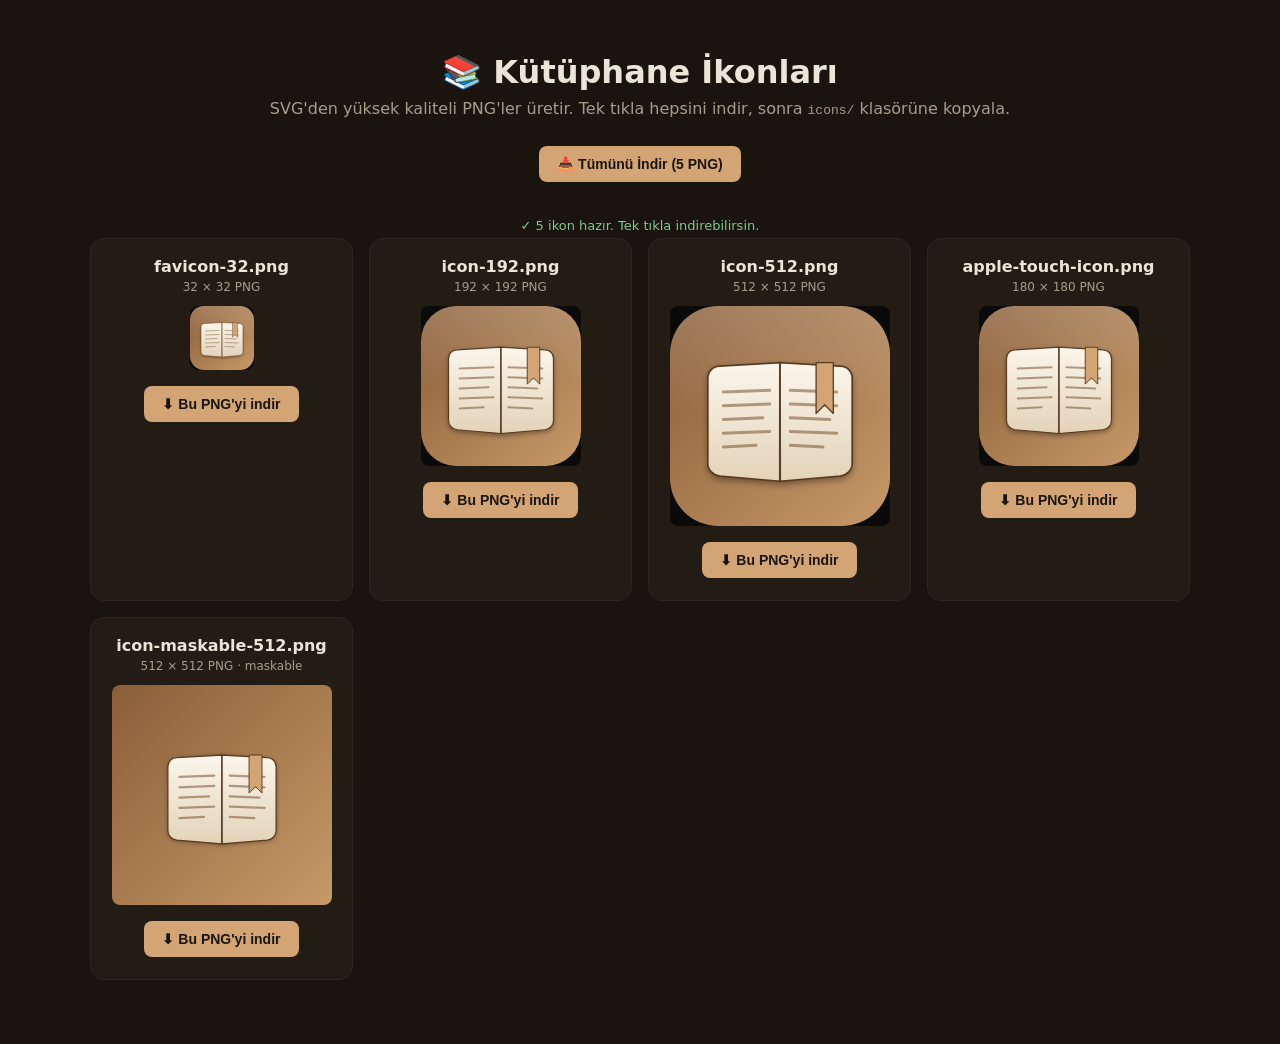
<file: tools/icon-generator.html>
<!DOCTYPE html>
<html lang="tr">
<head>
<meta charset="UTF-8">
<title>İkon Üretici</title>
<style>
  body {
    font-family: system-ui, sans-serif;
    background: #1a140f;
    color: #ece4d6;
    margin: 0;
    padding: 32px;
    text-align: center;
  }
  h1 { font-weight: 600; margin-bottom: 8px; }
  p { color: #a89c8a; margin: 4px 0 24px; }
  .grid {
    display: grid;
    grid-template-columns: repeat(auto-fit, minmax(220px, 1fr));
    gap: 16px;
    max-width: 1100px;
    margin: 0 auto 32px;
  }
  .card {
    background: #221c15;
    border: 1px solid #2e2620;
    border-radius: 14px;
    padding: 18px;
  }
  .card h3 { margin: 0 0 4px; font-size: 16px; }
  .card .meta { color: #a89c8a; font-size: 12px; margin-bottom: 12px; }
  .card canvas {
    background: #0a0a0a;
    border-radius: 8px;
    max-width: 100%;
    height: auto;
    display: block;
    margin: 0 auto 12px;
  }
  button {
    background: #d4a574;
    color: #1a140f;
    border: 0;
    padding: 10px 18px;
    font-size: 14px;
    font-weight: 600;
    border-radius: 8px;
    cursor: pointer;
    transition: transform .15s ease, opacity .15s ease;
    margin: 4px;
  }
  button:hover { transform: translateY(-1px); }
  button:active { transform: scale(0.97); }
  button.secondary {
    background: #2e2620;
    color: #ece4d6;
  }
  .toolbar { margin: 24px 0 32px; }
  .status {
    color: #a89c8a;
    font-size: 13px;
    margin-top: 8px;
    min-height: 20px;
  }
  .ok { color: #7fc88e; }
</style>
</head>
<body>

<h1>📚 Kütüphane İkonları</h1>
<p>SVG'den yüksek kaliteli PNG'ler üretir. Tek tıkla hepsini indir, sonra <code>icons/</code> klasörüne kopyala.</p>

<div class="toolbar">
  <button id="download-all">📥 Tümünü İndir (5 PNG)</button>
</div>
<div class="status" id="status"></div>

<div class="grid" id="grid"></div>

<script>
// SVG içerikleri doğrudan gömülü (file:// CORS sorunu yok)
const SVG_REGULAR = `<svg xmlns="http://www.w3.org/2000/svg" viewBox="0 0 512 512" width="512" height="512">
  <defs>
    <linearGradient id="bg" x1="0" y1="0" x2="1" y2="1">
      <stop offset="0%" stop-color="#8a5e38"/>
      <stop offset="100%" stop-color="#c79968"/>
    </linearGradient>
    <linearGradient id="bg-shine" x1="0" y1="0" x2="0" y2="1">
      <stop offset="0%" stop-color="#ffffff" stop-opacity="0.18"/>
      <stop offset="50%" stop-color="#ffffff" stop-opacity="0"/>
    </linearGradient>
    <linearGradient id="page" x1="0" y1="0" x2="0" y2="1">
      <stop offset="0%" stop-color="#fbf6ec"/>
      <stop offset="100%" stop-color="#e3d3b8"/>
    </linearGradient>
    <linearGradient id="page-shadow" x1="0" y1="0" x2="0" y2="1">
      <stop offset="0%" stop-color="#000000" stop-opacity="0.0"/>
      <stop offset="100%" stop-color="#000000" stop-opacity="0.18"/>
    </linearGradient>
    <filter id="soft-shadow" x="-20%" y="-20%" width="140%" height="140%">
      <feGaussianBlur in="SourceAlpha" stdDeviation="8"/>
      <feOffset dx="0" dy="6" result="offsetblur"/>
      <feComponentTransfer><feFuncA type="linear" slope="0.35"/></feComponentTransfer>
      <feMerge><feMergeNode/><feMergeNode in="SourceGraphic"/></feMerge>
    </filter>
  </defs>
  <rect width="512" height="512" rx="112" ry="112" fill="url(#bg)"/>
  <rect width="512" height="512" rx="112" ry="112" fill="url(#bg-shine)"/>
  <g filter="url(#soft-shadow)">
    <path d="M88 168 C88 152, 100 140, 116 140 L256 132 L256 408 L116 396 C100 394, 88 382, 88 366 Z"
          fill="url(#page)" stroke="#5a3a22" stroke-width="4"/>
    <path d="M424 168 C424 152, 412 140, 396 140 L256 132 L256 408 L396 396 C412 394, 424 382, 424 366 Z"
          fill="url(#page)" stroke="#5a3a22" stroke-width="4"/>
    <path d="M256 132 L256 408" stroke="#5a3a22" stroke-width="3" opacity="0.6"/>
    <rect x="252" y="132" width="8" height="276" fill="url(#page-shadow)" opacity="0.4"/>
  </g>
  <g stroke="#7a5230" stroke-width="7" stroke-linecap="round" opacity="0.55">
    <line x1="124" y1="200" x2="232" y2="196"/>
    <line x1="124" y1="232" x2="232" y2="228"/>
    <line x1="124" y1="264" x2="216" y2="260"/>
    <line x1="124" y1="296" x2="232" y2="292"/>
    <line x1="124" y1="328" x2="200" y2="324"/>
  </g>
  <g stroke="#7a5230" stroke-width="7" stroke-linecap="round" opacity="0.55">
    <line x1="280" y1="196" x2="388" y2="200"/>
    <line x1="280" y1="228" x2="388" y2="232"/>
    <line x1="280" y1="260" x2="372" y2="264"/>
    <line x1="280" y1="292" x2="388" y2="296"/>
    <line x1="280" y1="324" x2="356" y2="328"/>
  </g>
  <path d="M340 132 L340 250 L360 230 L380 250 L380 132 Z"
        fill="#d4a574" stroke="#5a3a22" stroke-width="3" stroke-linejoin="round"/>
</svg>`;

const SVG_MASKABLE = `<svg xmlns="http://www.w3.org/2000/svg" viewBox="0 0 512 512" width="512" height="512">
  <defs>
    <linearGradient id="bg" x1="0" y1="0" x2="1" y2="1">
      <stop offset="0%" stop-color="#8a5e38"/>
      <stop offset="100%" stop-color="#c79968"/>
    </linearGradient>
    <linearGradient id="page" x1="0" y1="0" x2="0" y2="1">
      <stop offset="0%" stop-color="#fbf6ec"/>
      <stop offset="100%" stop-color="#e3d3b8"/>
    </linearGradient>
    <linearGradient id="page-shadow" x1="0" y1="0" x2="0" y2="1">
      <stop offset="0%" stop-color="#000000" stop-opacity="0.0"/>
      <stop offset="100%" stop-color="#000000" stop-opacity="0.18"/>
    </linearGradient>
    <filter id="soft-shadow" x="-20%" y="-20%" width="140%" height="140%">
      <feGaussianBlur in="SourceAlpha" stdDeviation="6"/>
      <feOffset dx="0" dy="4" result="offsetblur"/>
      <feComponentTransfer><feFuncA type="linear" slope="0.3"/></feComponentTransfer>
      <feMerge><feMergeNode/><feMergeNode in="SourceGraphic"/></feMerge>
    </filter>
  </defs>
  <rect width="512" height="512" fill="url(#bg)"/>
  <g transform="translate(64, 64) scale(0.75)">
    <g filter="url(#soft-shadow)">
      <path d="M88 168 C88 152, 100 140, 116 140 L256 132 L256 408 L116 396 C100 394, 88 382, 88 366 Z"
            fill="url(#page)" stroke="#5a3a22" stroke-width="4"/>
      <path d="M424 168 C424 152, 412 140, 396 140 L256 132 L256 408 L396 396 C412 394, 424 382, 424 366 Z"
            fill="url(#page)" stroke="#5a3a22" stroke-width="4"/>
      <path d="M256 132 L256 408" stroke="#5a3a22" stroke-width="3" opacity="0.6"/>
      <rect x="252" y="132" width="8" height="276" fill="url(#page-shadow)" opacity="0.4"/>
    </g>
    <g stroke="#7a5230" stroke-width="7" stroke-linecap="round" opacity="0.55">
      <line x1="124" y1="200" x2="232" y2="196"/>
      <line x1="124" y1="232" x2="232" y2="228"/>
      <line x1="124" y1="264" x2="216" y2="260"/>
      <line x1="124" y1="296" x2="232" y2="292"/>
      <line x1="124" y1="328" x2="200" y2="324"/>
    </g>
    <g stroke="#7a5230" stroke-width="7" stroke-linecap="round" opacity="0.55">
      <line x1="280" y1="196" x2="388" y2="200"/>
      <line x1="280" y1="228" x2="388" y2="232"/>
      <line x1="280" y1="260" x2="372" y2="264"/>
      <line x1="280" y1="292" x2="388" y2="296"/>
      <line x1="280" y1="324" x2="356" y2="328"/>
    </g>
    <path d="M340 132 L340 250 L360 230 L380 250 L380 132 Z"
          fill="#d4a574" stroke="#5a3a22" stroke-width="3" stroke-linejoin="round"/>
  </g>
</svg>`;

const SOURCES = [
  { svg: SVG_REGULAR,  name: "favicon-32.png",        size: 32,  display: 64  },
  { svg: SVG_REGULAR,  name: "icon-192.png",          size: 192, display: 160 },
  { svg: SVG_REGULAR,  name: "icon-512.png",          size: 512, display: 220 },
  { svg: SVG_REGULAR,  name: "apple-touch-icon.png",  size: 180, display: 160 },
  { svg: SVG_MASKABLE, name: "icon-maskable-512.png", size: 512, display: 220, maskable: true },
];

const grid = document.getElementById("grid");
const status = document.getElementById("status");

function setStatus(msg, ok) {
  status.textContent = msg;
  status.className = "status " + (ok ? "ok" : "");
}

function svgToImage(svgText) {
  // Data URL üzerinden yükle - file:// için en güvenli
  const encoded = "data:image/svg+xml;charset=utf-8," + encodeURIComponent(svgText);
  return new Promise((resolve, reject) => {
    const img = new Image();
    img.onload = () => resolve(img);
    img.onerror = (e) => reject(new Error("SVG yüklenemedi"));
    img.src = encoded;
  });
}

async function renderIcon({ svg, name, size, display, maskable }) {
  const card = document.createElement("div");
  card.className = "card";
  card.innerHTML = `
    <h3>${name}</h3>
    <div class="meta">${size} × ${size} PNG${maskable ? " · maskable" : ""}</div>
    <canvas width="${display}" height="${display}"></canvas>
    <button data-name="${name}">⬇ Bu PNG'yi indir</button>
  `;
  grid.appendChild(card);

  const canvas = card.querySelector("canvas");
  const ctx = canvas.getContext("2d");

  try {
    const img = await svgToImage(svg);
    canvas.width = display;
    canvas.height = display;
    ctx.drawImage(img, 0, 0, display, display);

    const fullCanvas = document.createElement("canvas");
    fullCanvas.width = size;
    fullCanvas.height = size;
    const fullCtx = fullCanvas.getContext("2d");
    fullCtx.imageSmoothingEnabled = true;
    fullCtx.imageSmoothingQuality = "high";
    fullCtx.drawImage(img, 0, 0, size, size);

    const btn = card.querySelector("button");
    btn.addEventListener("click", () => {
      fullCanvas.toBlob((blob) => {
        const url = URL.createObjectURL(blob);
        const a = document.createElement("a");
        a.href = url;
        a.download = name;
        document.body.appendChild(a);
        a.click();
        document.body.removeChild(a);
        URL.revokeObjectURL(url);
      }, "image/png");
    });

    return { name, fullCanvas };
  } catch (err) {
    card.innerHTML += `<div style="color:#e88;">Hata: ${err.message}</div>`;
    return null;
  }
}

async function init() {
  grid.innerHTML = "";
  setStatus("İkonlar oluşturuluyor…");
  const results = await Promise.all(SOURCES.map(renderIcon));
  const ok = results.filter(Boolean);
  setStatus(`✓ ${ok.length} ikon hazır. Tek tıkla indirebilirsin.`, true);
  return ok;
}

let allIcons = [];
init().then(list => allIcons = list);

document.getElementById("download-all").addEventListener("click", async () => {
  if (allIcons.length === 0) { setStatus("Önce ikonlar yüklenmeli."); return; }
  setStatus("İndiriliyor…");
  for (const { name, fullCanvas } of allIcons) {
    await new Promise((resolve) => {
      fullCanvas.toBlob((blob) => {
        const url = URL.createObjectURL(blob);
        const a = document.createElement("a");
        a.href = url;
        a.download = name;
        document.body.appendChild(a);
        a.click();
        document.body.removeChild(a);
        URL.revokeObjectURL(url);
        setTimeout(resolve, 250);
      }, "image/png");
    });
  }
  setStatus(`✓ Tümü indirildi (${allIcons.length} dosya). icons/ klasörüne kopyala.`, true);
});
</script>
</body>
</html>
</file>
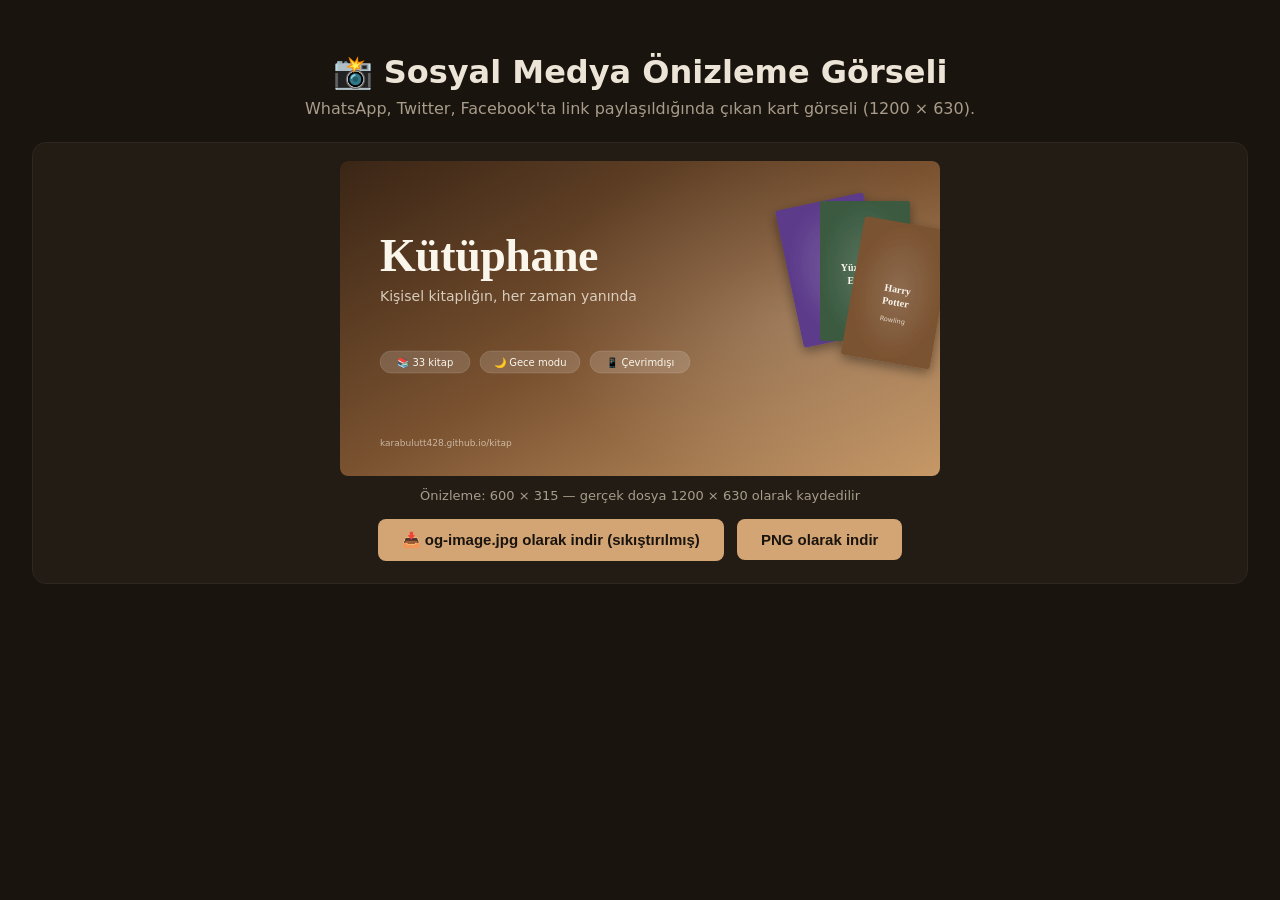
<file: tools/og-generator.html>
<!DOCTYPE html>
<html lang="tr">
<head>
<meta charset="UTF-8">
<title>OG Görseli Üretici</title>
<style>
  body {
    font-family: system-ui, sans-serif;
    background: #1a140f;
    color: #ece4d6;
    margin: 0;
    padding: 32px;
    text-align: center;
  }
  h1 { font-weight: 600; margin-bottom: 8px; }
  p { color: #a89c8a; margin: 4px 0 24px; }
  .preview {
    background: #221c15;
    border: 1px solid #2e2620;
    border-radius: 14px;
    padding: 18px;
    max-width: 1280px;
    margin: 24px auto;
  }
  canvas {
    background: #0a0a0a;
    border-radius: 8px;
    max-width: 100%;
    height: auto;
    display: block;
    margin: 0 auto 12px;
  }
  button {
    background: #d4a574;
    color: #1a140f;
    border: 0;
    padding: 12px 24px;
    font-size: 15px;
    font-weight: 600;
    border-radius: 8px;
    cursor: pointer;
    margin: 4px;
  }
  button:active { transform: scale(0.97); }
  .meta { color: #a89c8a; font-size: 13px; margin: 12px 0; }
</style>
</head>
<body>

<h1>📸 Sosyal Medya Önizleme Görseli</h1>
<p>WhatsApp, Twitter, Facebook'ta link paylaşıldığında çıkan kart görseli (1200 × 630).</p>

<div class="preview">
  <canvas id="canvas" width="600" height="315"></canvas>
  <div class="meta">Önizleme: 600 × 315 — gerçek dosya 1200 × 630 olarak kaydedilir</div>
  <button id="download">📥 og-image.jpg olarak indir (sıkıştırılmış)</button>
  <button id="download-png">PNG olarak indir</button>
</div>

<script>
const SVG = `<svg xmlns="http://www.w3.org/2000/svg" viewBox="0 0 1200 630" width="1200" height="630">
  <defs>
    <linearGradient id="bg" x1="0" y1="0" x2="1" y2="1">
      <stop offset="0%" stop-color="#3a2515"/>
      <stop offset="50%" stop-color="#7a5230"/>
      <stop offset="100%" stop-color="#c79968"/>
    </linearGradient>
    <linearGradient id="page" x1="0" y1="0" x2="0" y2="1">
      <stop offset="0%" stop-color="#fbf6ec"/>
      <stop offset="100%" stop-color="#e3d3b8"/>
    </linearGradient>
    <radialGradient id="glow" cx="0.5" cy="0.5" r="0.5">
      <stop offset="0%" stop-color="#ffffff" stop-opacity="0.15"/>
      <stop offset="100%" stop-color="#ffffff" stop-opacity="0"/>
    </radialGradient>
    <filter id="shadow" x="-20%" y="-20%" width="140%" height="140%">
      <feGaussianBlur in="SourceAlpha" stdDeviation="12"/>
      <feOffset dx="0" dy="8"/>
      <feComponentTransfer><feFuncA type="linear" slope="0.4"/></feComponentTransfer>
      <feMerge><feMergeNode/><feMergeNode in="SourceGraphic"/></feMerge>
    </filter>
  </defs>

  <!-- Arka plan -->
  <rect width="1200" height="630" fill="url(#bg)"/>
  <ellipse cx="900" cy="315" rx="500" ry="350" fill="url(#glow)"/>

  <!-- Sol: başlık ve metin -->
  <g font-family="Georgia, 'Times New Roman', serif">
    <text x="80" y="220" font-size="92" font-weight="600" fill="#fbf6ec" letter-spacing="-1">Kütüphane</text>
    <text x="80" y="280" font-family="system-ui, -apple-system, sans-serif" font-size="28" font-weight="400" fill="#ece4d6" opacity="0.85">Kişisel kitaplığın, her zaman yanında</text>
  </g>

  <!-- Sol alt: özellik chip'leri -->
  <g font-family="system-ui, -apple-system, sans-serif" font-size="20" font-weight="500" fill="#fbf6ec">
    <g transform="translate(80, 380)">
      <rect width="180" height="44" rx="22" fill="rgba(255,255,255,0.15)" stroke="rgba(255,255,255,0.25)" stroke-width="1"/>
      <text x="90" y="29" text-anchor="middle">📚 33 kitap</text>
    </g>
    <g transform="translate(280, 380)">
      <rect width="200" height="44" rx="22" fill="rgba(255,255,255,0.15)" stroke="rgba(255,255,255,0.25)" stroke-width="1"/>
      <text x="100" y="29" text-anchor="middle">🌙 Gece modu</text>
    </g>
    <g transform="translate(500, 380)">
      <rect width="200" height="44" rx="22" fill="rgba(255,255,255,0.15)" stroke="rgba(255,255,255,0.25)" stroke-width="1"/>
      <text x="100" y="29" text-anchor="middle">📱 Çevrimdışı</text>
    </g>
  </g>

  <!-- Sağ: 3 kitap yelpazesi -->
  <g filter="url(#shadow)">
    <!-- Arka kitap -->
    <g transform="translate(870, 100) rotate(-12)">
      <rect width="180" height="280" rx="6" fill="#5b3a8a"/>
      <rect width="180" height="280" rx="6" fill="url(#glow)"/>
      <text x="90" y="140" font-family="Georgia, serif" font-size="22" font-weight="700" fill="#fbf6ec" text-anchor="middle">1984</text>
      <text x="90" y="170" font-family="system-ui, sans-serif" font-size="13" fill="#fbf6ec" opacity="0.8" text-anchor="middle">Orwell</text>
    </g>
    <!-- Orta kitap -->
    <g transform="translate(960, 80)">
      <rect width="180" height="280" rx="6" fill="#3a5a40"/>
      <rect width="180" height="280" rx="6" fill="url(#glow)"/>
      <text x="90" y="140" font-family="Georgia, serif" font-size="20" font-weight="700" fill="#fbf6ec" text-anchor="middle">Yüzüklerin</text>
      <text x="90" y="166" font-family="Georgia, serif" font-size="20" font-weight="700" fill="#fbf6ec" text-anchor="middle">Efendisi</text>
      <text x="90" y="200" font-family="system-ui, sans-serif" font-size="13" fill="#fbf6ec" opacity="0.8" text-anchor="middle">Tolkien</text>
    </g>
    <!-- Ön kitap -->
    <g transform="translate(1050, 110) rotate(10)">
      <rect width="180" height="280" rx="6" fill="#7a5230"/>
      <rect width="180" height="280" rx="6" fill="url(#glow)"/>
      <text x="90" y="140" font-family="Georgia, serif" font-size="20" font-weight="700" fill="#fbf6ec" text-anchor="middle">Harry</text>
      <text x="90" y="166" font-family="Georgia, serif" font-size="20" font-weight="700" fill="#fbf6ec" text-anchor="middle">Potter</text>
      <text x="90" y="200" font-family="system-ui, sans-serif" font-size="13" fill="#fbf6ec" opacity="0.8" text-anchor="middle">Rowling</text>
    </g>
  </g>

  <!-- Sol alt: site URL -->
  <text x="80" y="570" font-family="system-ui, sans-serif" font-size="18" fill="#fbf6ec" opacity="0.6">karabulutt428.github.io/kitap</text>
</svg>`;

const canvas = document.getElementById("canvas");
const ctx = canvas.getContext("2d");

// Yüksek çözünürlüklü canvas (gerçek boyut)
const fullCanvas = document.createElement("canvas");
fullCanvas.width = 1200;
fullCanvas.height = 630;
const fullCtx = fullCanvas.getContext("2d");

const encoded = "data:image/svg+xml;charset=utf-8," + encodeURIComponent(SVG);
const img = new Image();
img.onload = () => {
  // Önizleme (yarı boyut)
  ctx.drawImage(img, 0, 0, 600, 315);
  // Tam boyut
  fullCtx.imageSmoothingEnabled = true;
  fullCtx.imageSmoothingQuality = "high";
  fullCtx.drawImage(img, 0, 0, 1200, 630);
};
img.src = encoded;

function downloadAs(filename, mime, quality) {
  fullCanvas.toBlob((blob) => {
    const url = URL.createObjectURL(blob);
    const a = document.createElement("a");
    a.href = url;
    a.download = filename;
    document.body.appendChild(a);
    a.click();
    document.body.removeChild(a);
    URL.revokeObjectURL(url);
  }, mime, quality);
}

document.getElementById("download").addEventListener("click", () => {
  // JPEG, %88 kalite — sosyal medya için ideal (~150-250 KB)
  downloadAs("og-image.jpg", "image/jpeg", 0.88);
});
document.getElementById("download-png").addEventListener("click", () => {
  downloadAs("og-image.png", "image/png");
});
</script>
</body>
</html>
</file>
